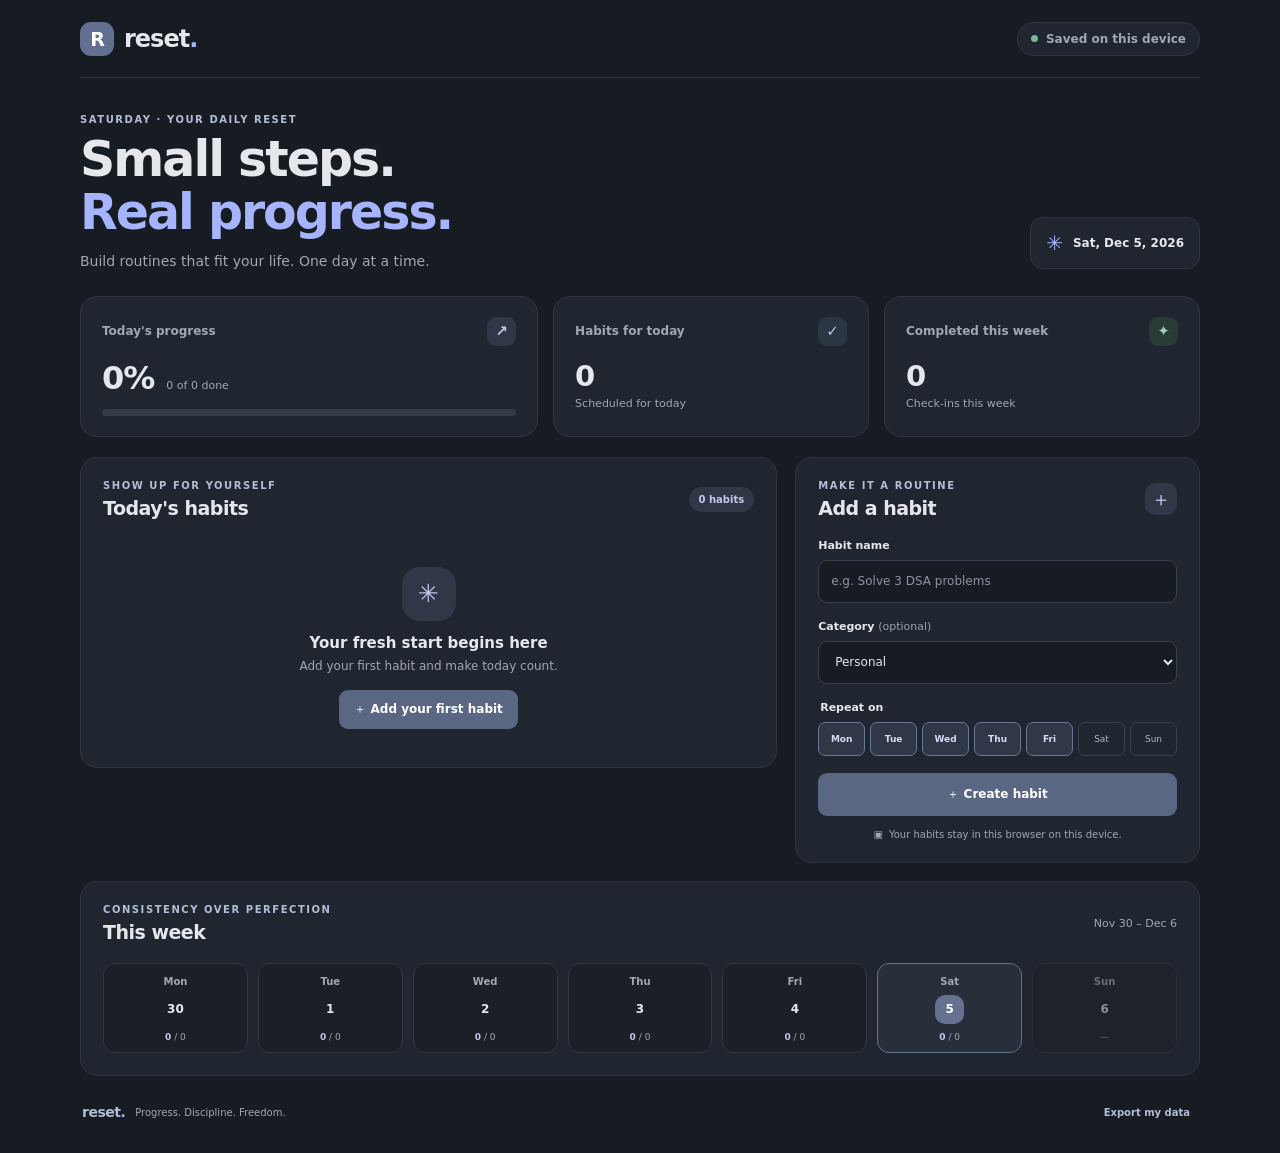
<file: index.html>
<!doctype html>
<html lang="en">
  <head>
    <meta charset="UTF-8" />
    <meta name="viewport" content="width=device-width, initial-scale=1.0" />
    <meta name="theme-color" content="#f8fafc" />
    <meta name="description" content="A simple, private daily habit tracker." />
    <title>RESET — Daily Habit Tracker</title>
    <link rel="icon" type="image/png" href="assets/favicon.png">
    <link rel="stylesheet" href="reset.css" />
    <script src="reset.js" defer></script>
  </head>
  <body>
    <div class="app-shell">
      <header class="topbar">
        <a class="brand" href="#top" aria-label="RESET home"
          ><span class="brand-mark">R</span
          ><span>reset<span class="brand-dot">.</span></span></a
        >
        <span class="local-badge"
          ><span class="status-dot"></span> Saved on this device</span
        >
      </header>

      <main id="top">
        <section class="welcome">
          <div>
            <p class="eyebrow" id="today-label">YOUR DAILY RESET</p>
            <h1>Small steps.<br /><span>Real progress.</span></h1>
            <p class="welcome-copy">
              Build routines that fit your life. One day at a time.
            </p>
          </div>
          <div class="date-card">
            <span class="date-icon" aria-hidden="true">✳</span
            ><span id="date-full">Today</span>
          </div>
        </section>

        <section class="summary-grid" aria-label="Today's summary">
          <article class="summary-card progress-card">
            <div class="summary-top">
              <span>Today's progress</span
              ><span class="summary-icon purple">↗</span>
            </div>
            <div class="progress-row">
              <strong id="progress-percent">0%</strong
              ><span id="progress-count">0 of 0 done</span>
            </div>
            <div
              class="progress-track"
              role="progressbar"
              aria-label="Today's progress"
              aria-valuemin="0"
              aria-valuemax="100"
              aria-valuenow="0"
              id="progress-bar"
            >
              <span id="progress-fill"></span>
            </div>
          </article>
          <article class="summary-card">
            <div class="summary-top">
              <span>Habits for today</span
              ><span class="summary-icon blue">✓</span>
            </div>
            <strong class="summary-number" id="today-total">0</strong>
            <p class="summary-note">Scheduled for today</p>
          </article>
          <article class="summary-card">
            <div class="summary-top">
              <span>Completed this week</span
              ><span class="summary-icon green">✦</span>
            </div>
            <strong class="summary-number" id="week-total">0</strong>
            <p class="summary-note">Check-ins this week</p>
          </article>
        </section>

        <section class="content-grid">
          <section class="panel habits-panel" aria-labelledby="habits-heading">
            <div class="panel-heading">
              <div>
                <p class="eyebrow">SHOW UP FOR YOURSELF</p>
                <h2 id="habits-heading">Today's habits</h2>
              </div>
              <span class="count-pill" id="habit-count">0 habits</span>
            </div>
            <div id="habit-list" class="habit-list" aria-live="polite"></div>
            <div id="empty-state" class="empty-state">
              <div class="empty-art">✳</div>
              <h3>Your fresh start begins here</h3>
              <p>Add your first habit and make today count.</p>
              <button
                class="button button-primary"
                id="empty-add-button"
                type="button"
              >
                ＋ Add your first habit
              </button>
            </div>
          </section>

          <aside
            class="panel add-panel"
            id="add-habit-panel"
            aria-labelledby="add-heading"
          >
            <div class="panel-heading">
              <div>
                <p class="eyebrow">MAKE IT A ROUTINE</p>
                <h2 id="add-heading">Add a habit</h2>
              </div>
              <span class="add-symbol">＋</span>
            </div>
            <form id="habit-form">
              <label for="habit-name">Habit name</label>
              <input
                id="habit-name"
                name="name"
                type="text"
                maxlength="60"
                placeholder="e.g. Solve 3 DSA problems"
                required
              />
              <label for="habit-category"
                >Category <span class="optional">(optional)</span></label
              >
              <select id="habit-category" name="category">
                <option value="Personal">Personal</option>
                <option value="Study">Study</option>
                <option value="Coding">Coding</option>
                <option value="Health">Health & fitness</option>
                <option value="Mindfulness">Mindfulness</option>
                <option value="Other">Other</option>
              </select>
              <fieldset class="weekday-field">
                <legend>Repeat on</legend>
                <div class="weekday-options" id="weekday-options">
                  <label class="day-option"
                    ><input type="checkbox" value="1" checked /><span
                      >Mon</span
                    ></label
                  ><label class="day-option"
                    ><input type="checkbox" value="2" checked /><span
                      >Tue</span
                    ></label
                  ><label class="day-option"
                    ><input type="checkbox" value="3" checked /><span
                      >Wed</span
                    ></label
                  ><label class="day-option"
                    ><input type="checkbox" value="4" checked /><span
                      >Thu</span
                    ></label
                  ><label class="day-option"
                    ><input type="checkbox" value="5" checked /><span
                      >Fri</span
                    ></label
                  ><label class="day-option"
                    ><input type="checkbox" value="6" /><span>Sat</span></label
                  ><label class="day-option"
                    ><input type="checkbox" value="0" /><span>Sun</span></label
                  >
                </div>
              </fieldset>
              <p class="form-error" id="form-error" role="alert"></p>
              <button class="button button-primary submit-button" type="submit">
                ＋ Create habit
              </button>
              <p class="privacy-note">
                <span aria-hidden="true">▣</span> Your habits stay in this
                browser on this device.
              </p>
            </form>
          </aside>
        </section>

        <section class="panel week-panel" aria-labelledby="week-heading">
          <div class="panel-heading">
            <div>
              <p class="eyebrow">CONSISTENCY OVER PERFECTION</p>
              <h2 id="week-heading">This week</h2>
            </div>
            <span class="week-caption" id="week-caption"></span>
          </div>
          <div
            class="week-strip"
            id="week-strip"
            aria-label="Weekly habit completion"
          ></div>
        </section>
        <footer>
          <span class="footer-brand">reset<span class="brand-dot">.</span></span
          ><span>Progress. Discipline. Freedom.</span
          ><button type="button" id="export-button" class="text-button">
            Export my data
          </button>
        </footer>
        <p
          id="app-message"
          class="sr-only"
          role="status"
          aria-live="polite"
        ></p>
      </main>
    </div>

    <dialog id="delete-dialog" class="confirm-dialog">
      <form method="dialog">
        <div class="dialog-mark">?</div>
        <h2>Delete this habit?</h2>
        <p>
          This removes the habit and its check-in history from this browser.
          This can't be undone.
        </p>
        <div class="dialog-actions">
          <button class="button button-secondary" value="cancel">
            Keep habit</button
          ><button
            class="button button-danger"
            id="confirm-delete"
            value="delete"
          >
            Delete habit
          </button>
        </div>
      </form>
    </dialog>
  </body>
</html>
</file>
